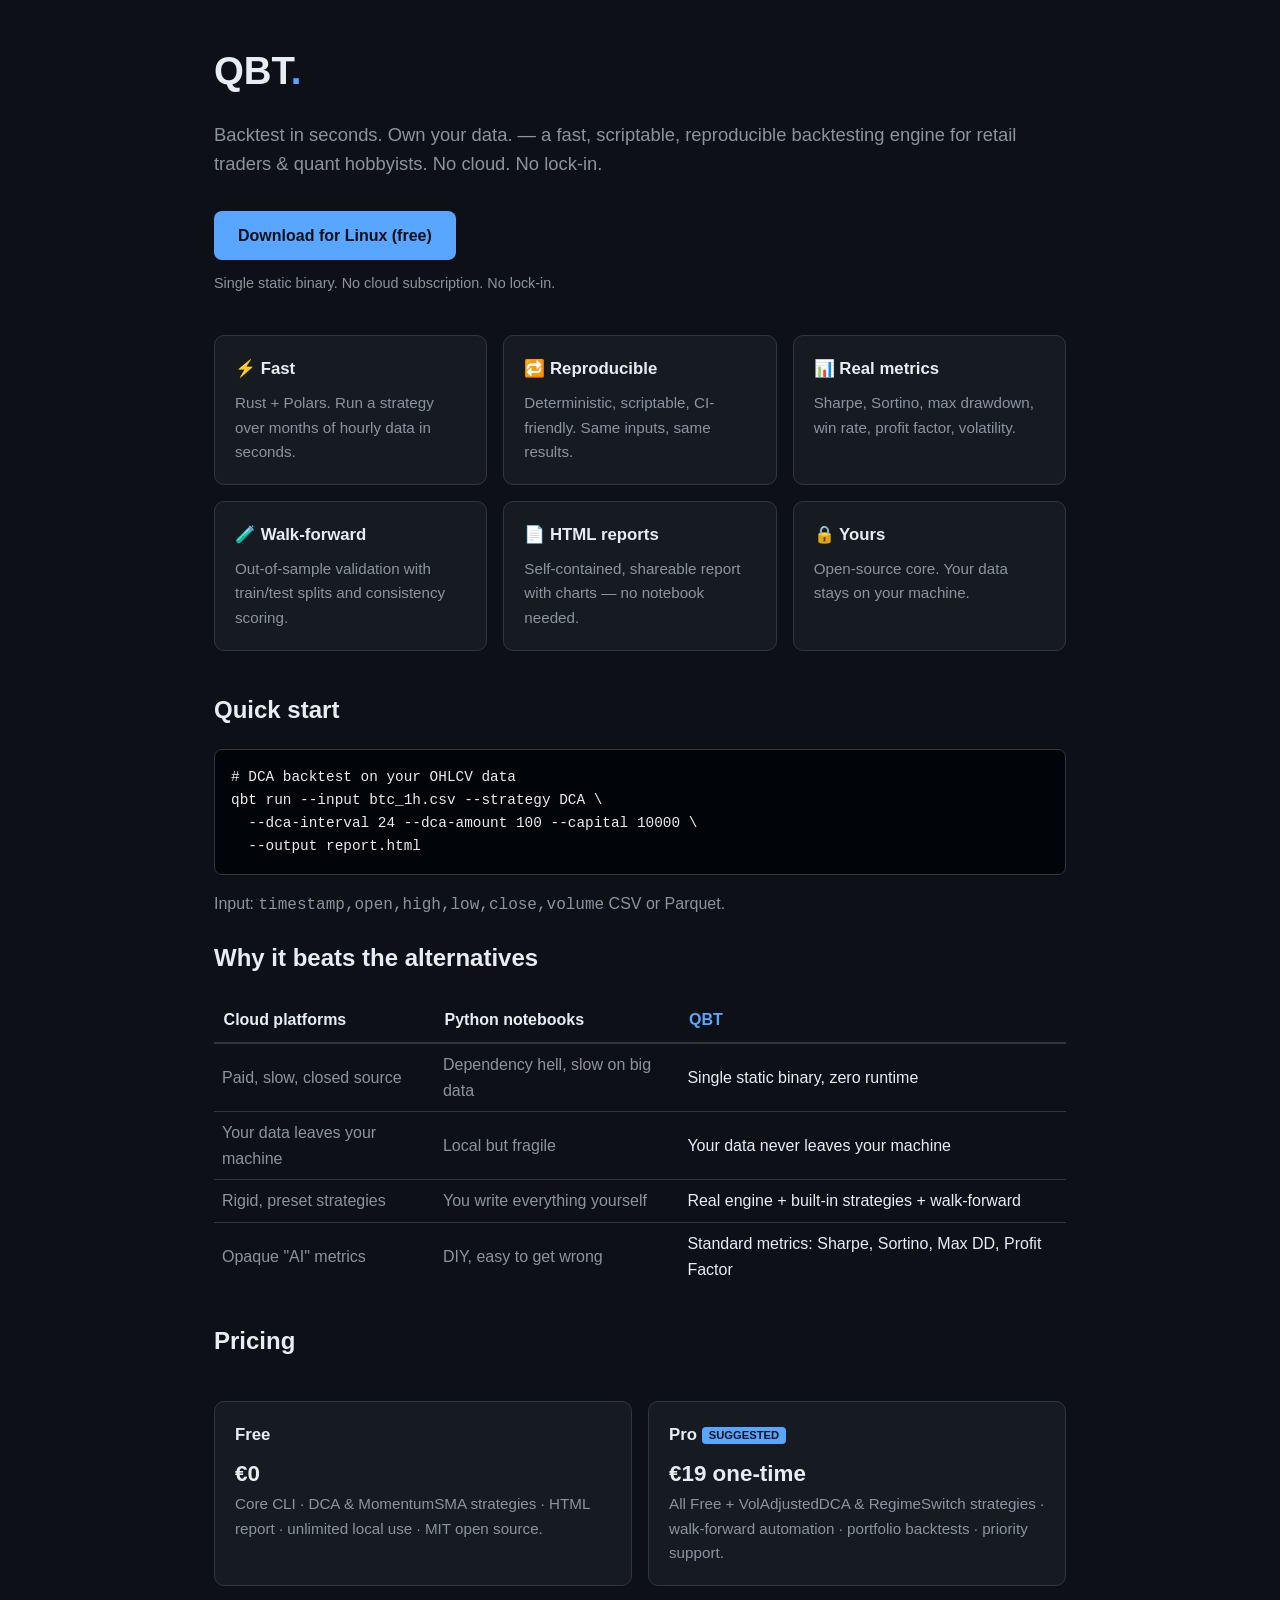
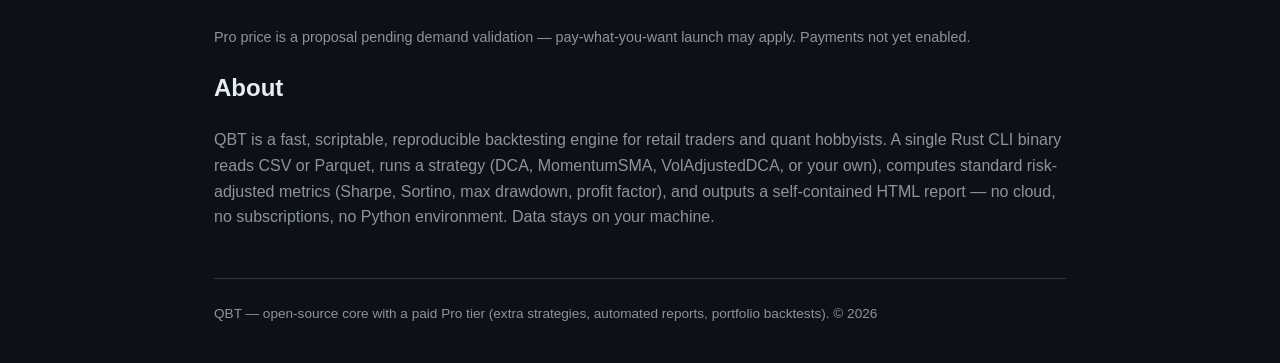
<file: docs/index.html>
<!DOCTYPE html>
<html lang="en">
<head>
<meta charset="UTF-8">
<meta name="viewport" content="width=device-width, initial-scale=1.0">
<title>QBT — Fast, scriptable backtesting</title>
<style>
  :root { --bg:#0d1117; --fg:#e6edf3; --muted:#8b949e; --accent:#58a6ff; --card:#161b22; --border:#30363d; }
  * { box-sizing:border-box; }
  body { margin:0; background:var(--bg); color:var(--fg); font-family:-apple-system,BlinkMacSystemFont,"Segoe UI",Roboto,Helvetica,Arial,sans-serif; line-height:1.6; }
  .wrap { max-width:900px; margin:0 auto; padding:2.5rem 1.5rem; }
  h1 { font-size:2.4rem; margin:0 0 .5rem; }
  h1 span { color:var(--accent); }
  .sub { color:var(--muted); font-size:1.15rem; margin-bottom:2rem; }
  .cta { background:var(--accent); color:#0d1117; font-weight:700; padding:.75rem 1.5rem; border-radius:8px; text-decoration:none; display:inline-block; }
  .cta:hover { opacity:.9; }
  .cards { display:grid; grid-template-columns:repeat(auto-fit,minmax(220px,1fr)); gap:1rem; margin:2.5rem 0; }
  .card { background:var(--card); border:1px solid var(--border); border-radius:10px; padding:1.25rem; }
  .card h3 { margin:0 0 .5rem; font-size:1.05rem; }
  .card p { color:var(--muted); margin:0; font-size:.95rem; }
  pre { background:#010409; border:1px solid var(--border); border-radius:8px; padding:1rem; overflow-x:auto; font-size:.9rem; }
  code { font-family:ui-monospace,SFMono-Regular,Menlo,Consolas,monospace; }
  .footer { color:var(--muted); font-size:.85rem; margin-top:3rem; border-top:1px solid var(--border); padding-top:1.5rem; }
</style>
</head>
<body>
<div class="wrap">
  <h1>QBT<span>.</span></h1>
  <p class="sub">Backtest in seconds. Own your data. — a fast, scriptable, reproducible backtesting engine for retail traders &amp; quant hobbyists. No cloud. No lock-in.</p>

  <a class="cta" href="#">Download for Linux (free)</a>
  <p style="color:var(--muted);font-size:.9rem;margin-top:.75rem;">Single static binary. No cloud subscription. No lock-in.</p>

  <div class="cards">
    <div class="card"><h3>⚡ Fast</h3><p>Rust + Polars. Run a strategy over months of hourly data in seconds.</p></div>
    <div class="card"><h3>🔁 Reproducible</h3><p>Deterministic, scriptable, CI-friendly. Same inputs, same results.</p></div>
    <div class="card"><h3>📊 Real metrics</h3><p>Sharpe, Sortino, max drawdown, win rate, profit factor, volatility.</p></div>
    <div class="card"><h3>🧪 Walk-forward</h3><p>Out-of-sample validation with train/test splits and consistency scoring.</p></div>
    <div class="card"><h3>📄 HTML reports</h3><p>Self-contained, shareable report with charts — no notebook needed.</p></div>
    <div class="card"><h3>🔒 Yours</h3><p>Open-source core. Your data stays on your machine.</p></div>
  </div>

  <h2>Quick start</h2>
<pre><code># DCA backtest on your OHLCV data
qbt run --input btc_1h.csv --strategy DCA \
  --dca-interval 24 --dca-amount 100 --capital 10000 \
  --output report.html</code></pre>

  <p style="color:var(--muted);">Input: <code>timestamp,open,high,low,close,volume</code> CSV or Parquet.</p>

  <h2>Why it beats the alternatives</h2>
  <table style="width:100%;border-collapse:collapse;margin:1rem 0 2rem;">
    <thead>
      <tr style="border-bottom:2px solid var(--border);text-align:left;">
        <th style="padding:.6rem;">Cloud platforms</th>
        <th style="padding:.6rem;">Python notebooks</th>
        <th style="padding:.6rem;color:var(--accent);">QBT</th>
      </tr>
    </thead>
    <tbody style="color:var(--muted);">
      <tr><td style="padding:.5rem;border-bottom:1px solid var(--border);">Paid, slow, closed source</td><td style="padding:.5rem;border-bottom:1px solid var(--border);">Dependency hell, slow on big data</td><td style="padding:.5rem;border-bottom:1px solid var(--border);color:var(--fg);">Single static binary, zero runtime</td></tr>
      <tr><td style="padding:.5rem;border-bottom:1px solid var(--border);">Your data leaves your machine</td><td style="padding:.5rem;border-bottom:1px solid var(--border);">Local but fragile</td><td style="padding:.5rem;border-bottom:1px solid var(--border);color:var(--fg);">Your data never leaves your machine</td></tr>
      <tr><td style="padding:.5rem;border-bottom:1px solid var(--border);">Rigid, preset strategies</td><td style="padding:.5rem;border-bottom:1px solid var(--border);">You write everything yourself</td><td style="padding:.5rem;border-bottom:1px solid var(--border);color:var(--fg);">Real engine + built-in strategies + walk-forward</td></tr>
      <tr><td style="padding:.5rem;">Opaque "AI" metrics</td><td style="padding:.5rem;">DIY, easy to get wrong</td><td style="padding:.5rem;color:var(--fg);">Standard metrics: Sharpe, Sortino, Max DD, Profit Factor</td></tr>
    </tbody>
  </table>

  <h2>Pricing</h2>
  <div class="cards">
    <div class="card">
      <h3>Free</h3>
      <p style="font-size:1.4rem;font-weight:700;color:var(--fg);">€0</p>
      <p>Core CLI · DCA &amp; MomentumSMA strategies · HTML report · unlimited local use · MIT open source.</p>
    </div>
    <div class="card">
      <h3>Pro <span style="background:var(--accent);color:#0d1117;font-size:.7rem;padding:.15rem .45rem;border-radius:4px;">SUGGESTED</span></h3>
      <p style="font-size:1.4rem;font-weight:700;color:var(--fg);">€19 one-time</p>
      <p>All Free + VolAdjustedDCA &amp; RegimeSwitch strategies · walk-forward automation · portfolio backtests · priority support.</p>
    </div>
  </div>
  <p style="color:var(--muted);font-size:.9rem;">Pro price is a proposal pending demand validation — pay-what-you-want launch may apply. Payments not yet enabled.</p>

  <h2>About</h2>
  <p style="color:var(--muted);">QBT is a fast, scriptable, reproducible backtesting engine for retail traders and quant hobbyists. A single Rust CLI binary reads CSV or Parquet, runs a strategy (DCA, MomentumSMA, VolAdjustedDCA, or your own), computes standard risk-adjusted metrics (Sharpe, Sortino, max drawdown, profit factor), and outputs a self-contained HTML report — no cloud, no subscriptions, no Python environment. Data stays on your machine.</p>

  <div class="footer">
    QBT — open-source core with a paid Pro tier (extra strategies, automated reports, portfolio backtests). © 2026
  </div>
</div>
</body>
</html>
</file>
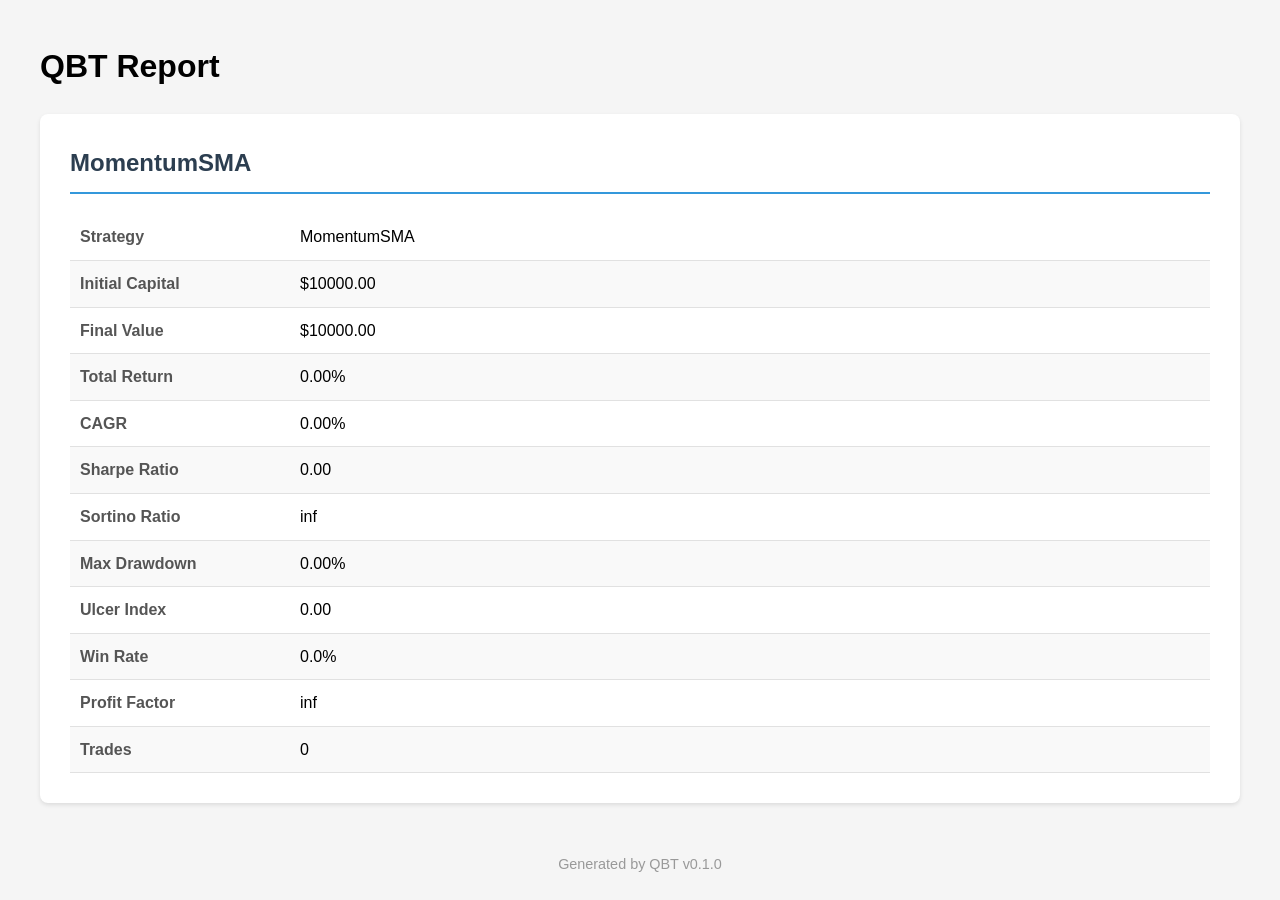
<file: walk_forward_report.html>
<!DOCTYPE html>
<html lang="en">
<head>
    <meta charset="UTF-8">
    <meta name="viewport" content="width=device-width, initial-scale=1.0">
    <title>QBT Report</title>
    <style>
        body { font-family: -apple-system, BlinkMacSystemFont, 'Segoe UI', Roboto, sans-serif; line-height: 1.6; max-width: 1200px; margin: 0 auto; padding: 20px; background: #f5f5f5; }
        .report-section { background: white; margin-bottom: 30px; padding: 30px; border-radius: 8px; box-shadow: 0 2px 4px rgba(0,0,0,0.1); }
        h2 { color: #2c3e50; margin-top: 0; border-bottom: 2px solid #3498db; padding-bottom: 10px; }
        table { width: 100%; border-collapse: collapse; }
        tr:nth-child(even) { background: #f9f9f9; }
        td { padding: 10px; border-bottom: 1px solid #e1e1e1; }
        td:first-child { font-weight: 500; width: 200px; color: #555; }
        .equity-chart { width: 100%; height: 300px; margin: 20px 0; }
        .footer { text-align: center; color: #999; margin-top: 50px; font-size: 0.9em; }
    </style>
</head>
<body>
    <h1>QBT Report</h1>
    <div class="report-section"><h2>MomentumSMA</h2><table><tr><td><b>Strategy</b></td><td>MomentumSMA</td></tr><tr><td><b>Initial Capital</b></td><td>$10000.00</td></tr><tr><td><b>Final Value</b></td><td>$10000.00</td></tr><tr><td><b>Total Return</b></td><td>0.00%</td></tr><tr><td><b>CAGR</b></td><td>0.00%</td></tr><tr><td><b>Sharpe Ratio</b></td><td>0.00</td></tr><tr><td><b>Sortino Ratio</b></td><td>inf</td></tr><tr><td><b>Max Drawdown</b></td><td>0.00%</td></tr><tr><td><b>Ulcer Index</b></td><td>0.00</td></tr><tr><td><b>Win Rate</b></td><td>0.0%</td></tr><tr><td><b>Profit Factor</b></td><td>inf</td></tr><tr><td><b>Trades</b></td><td>0</td></tr></table></div>
    <div class="footer">Generated by QBT v0.1.0</div>
</body>
</html>
</file>
